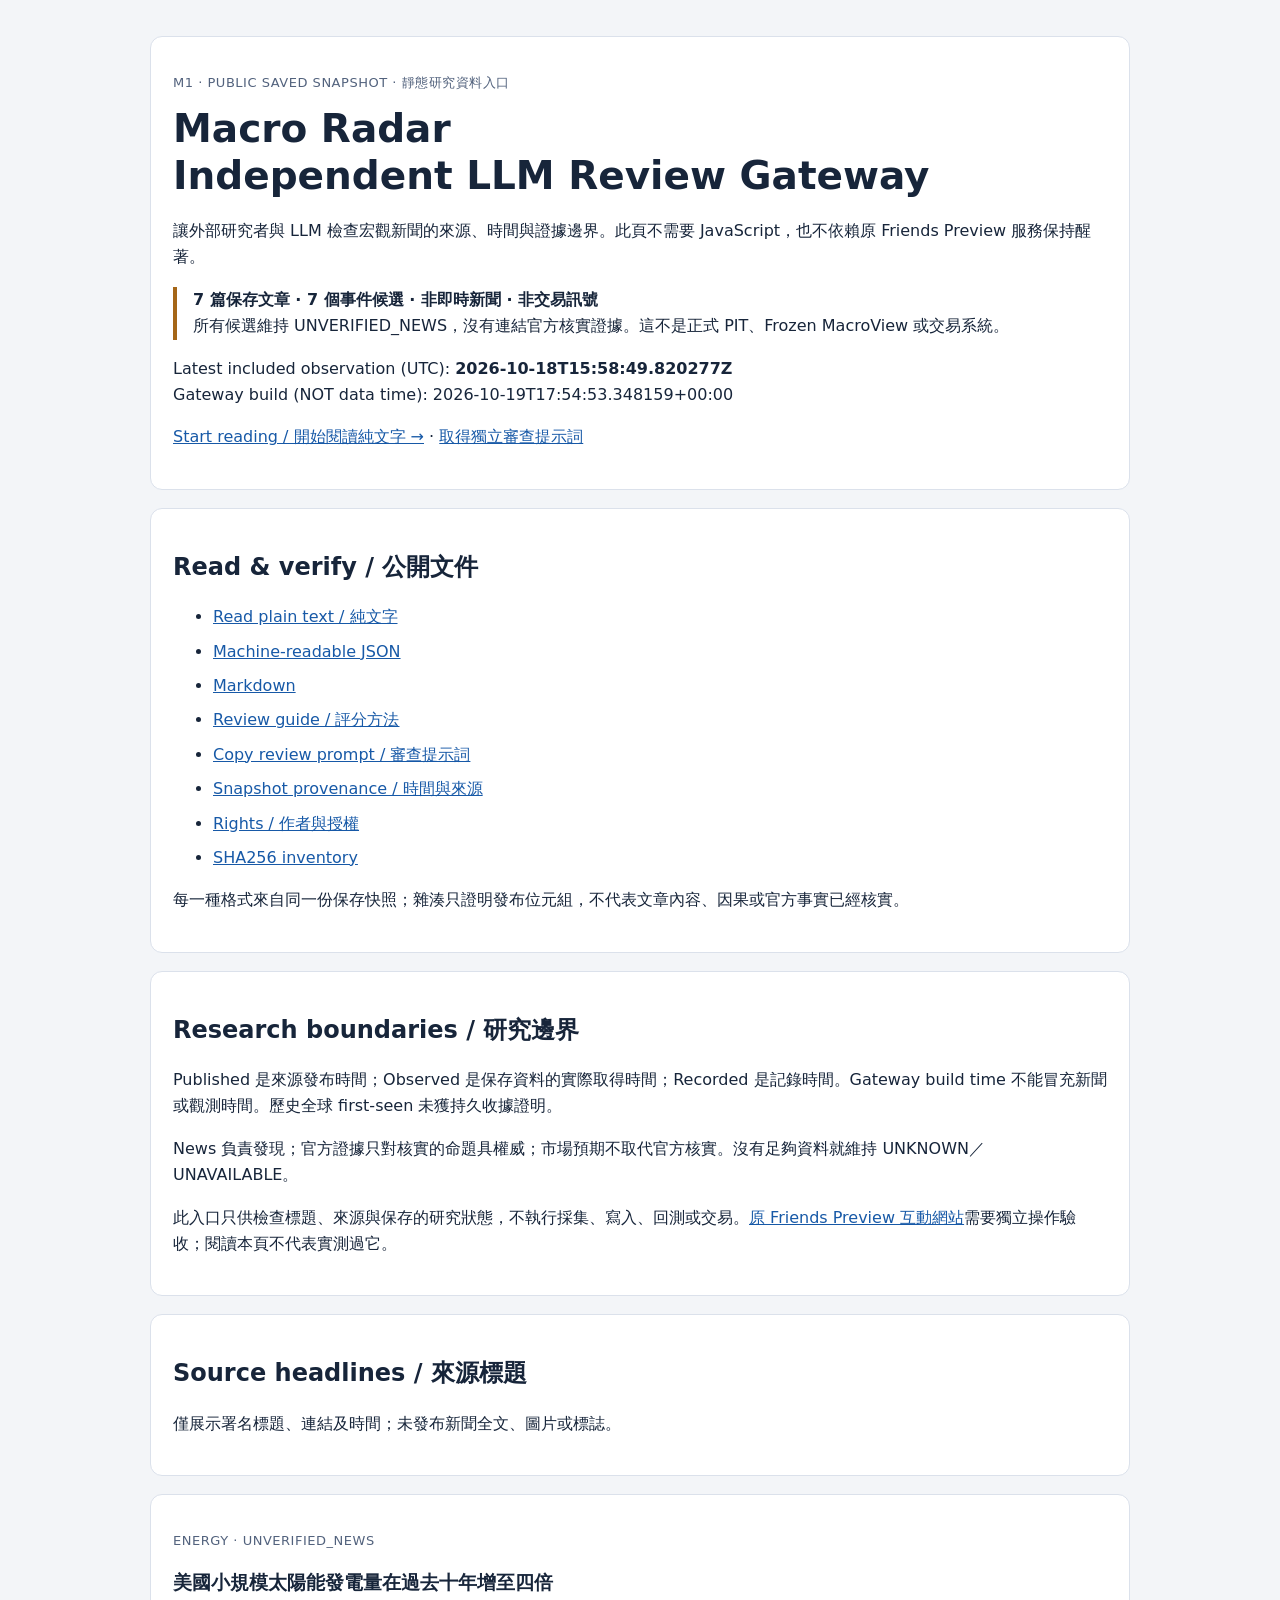
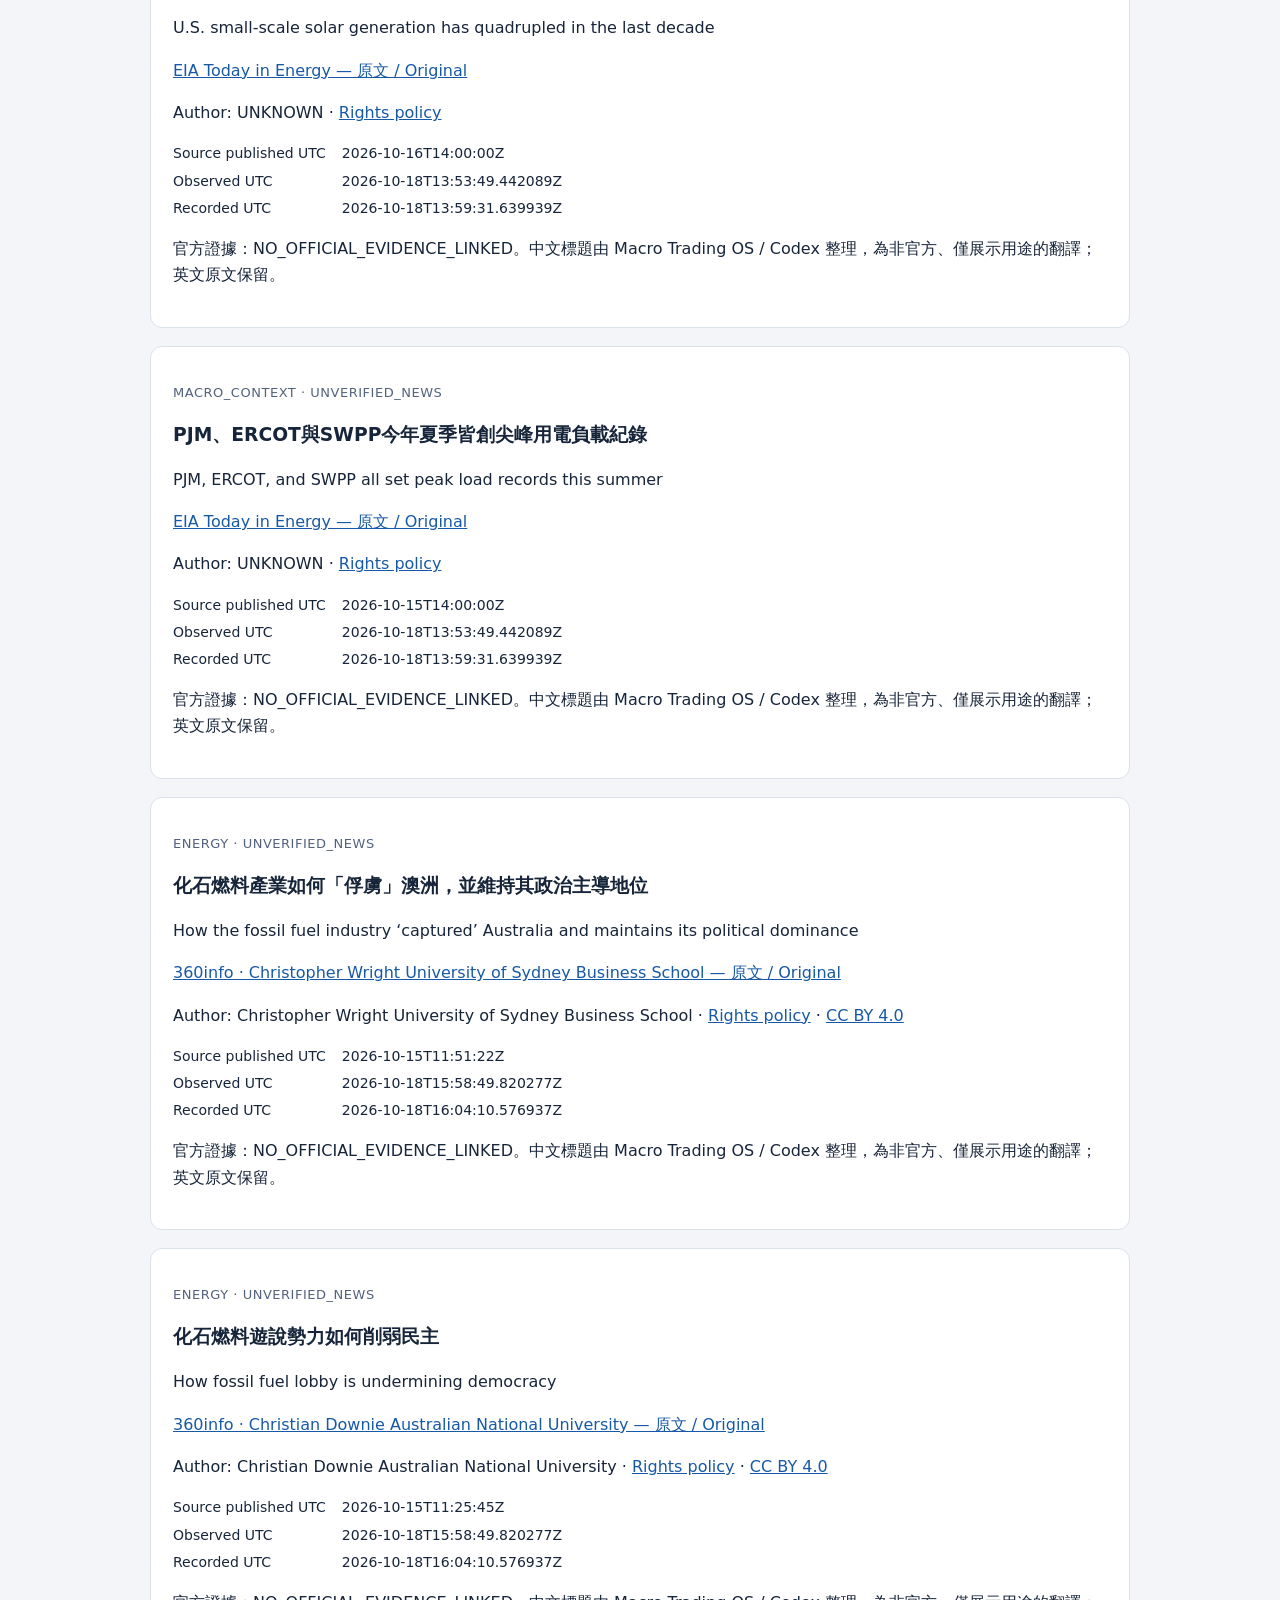
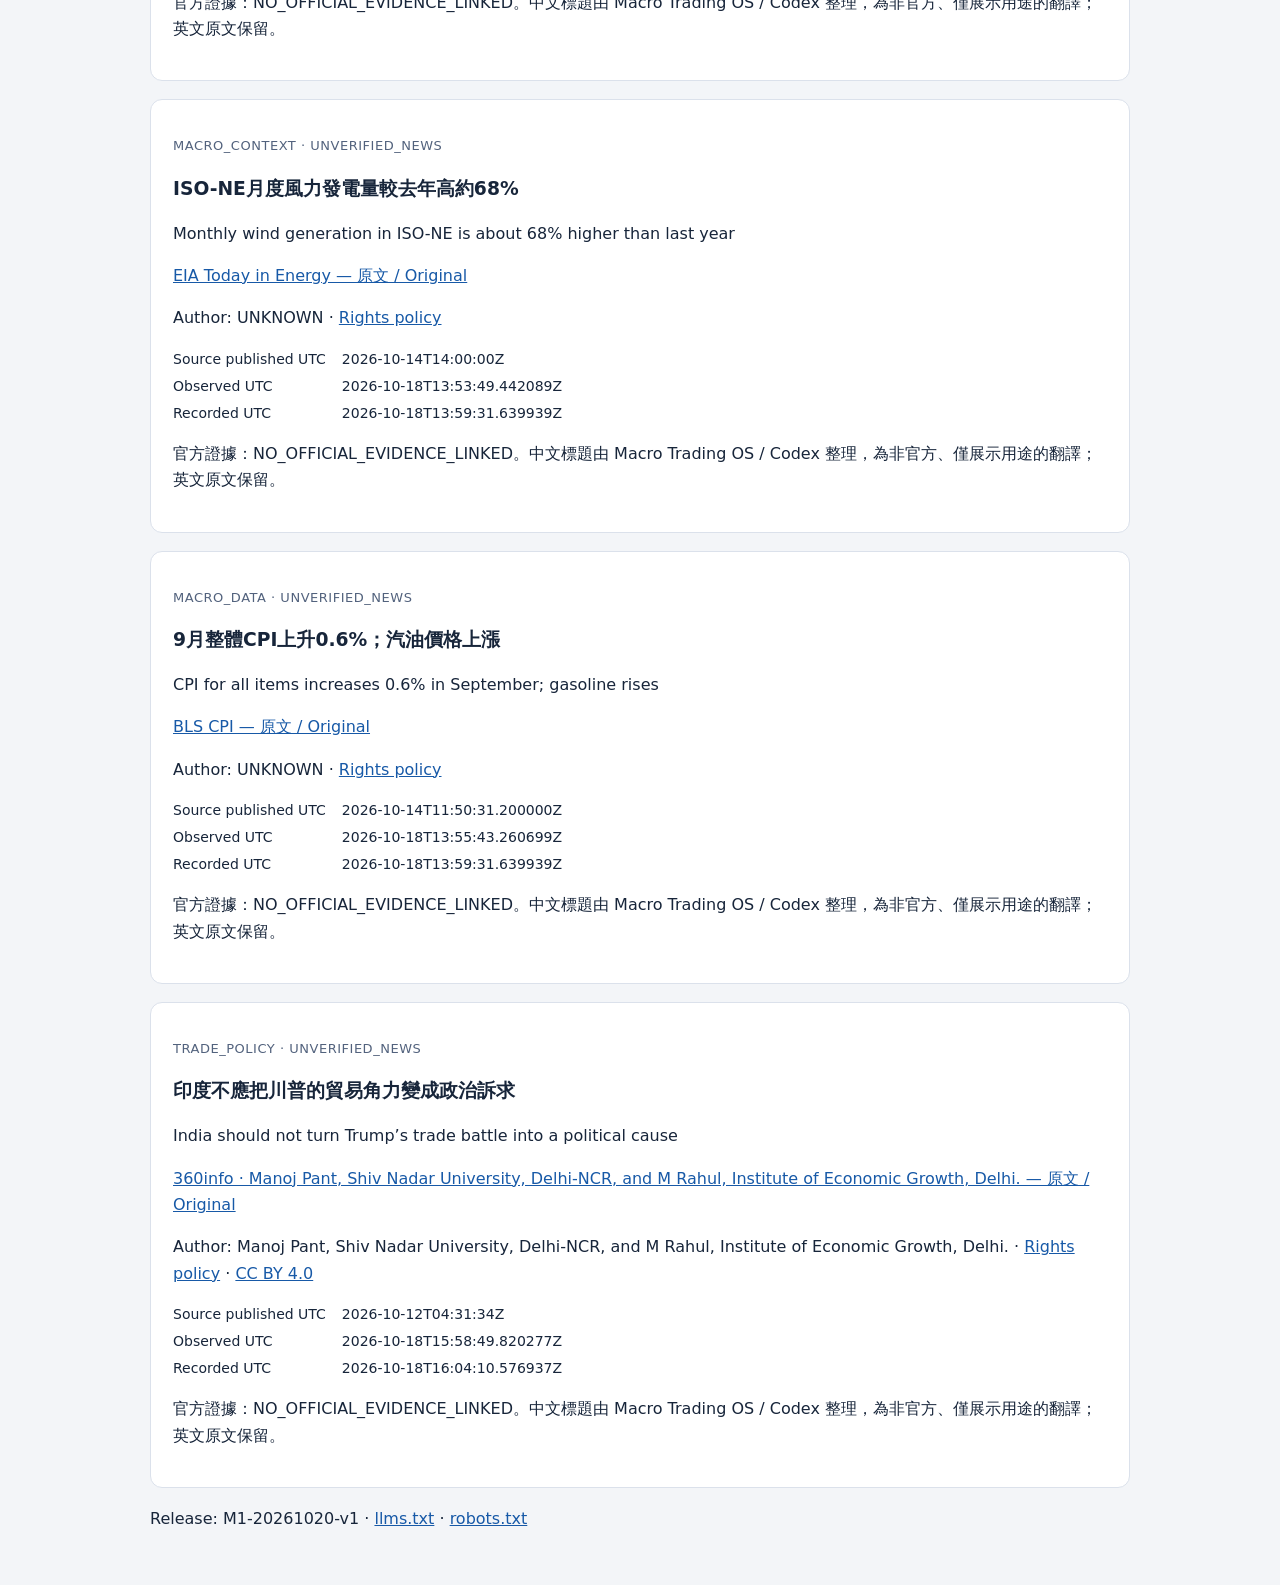
<file: public/index.html>
<!doctype html>
<html lang="zh-Hant"><head><meta charset="utf-8"><meta name="viewport" content="width=device-width,initial-scale=1"><title>Macro Radar — LLM Review Gateway</title><meta name="description" content="Public saved macro research metadata with source attribution, timestamps and explicit evidence limits."><link rel="canonical" href="https://macro-radar-llm-gateway-20261020.onrender.com/"><style>body{margin:0;background:#f3f5f8;color:#17253a;font:16px/1.65 system-ui,sans-serif}main{max-width:980px;margin:auto;padding:36px 20px}header,section,article{background:white;border:1px solid #dbe1eb;border-radius:12px;padding:22px;margin-bottom:18px}h1{font-size:clamp(26px,5vw,39px);line-height:1.2;margin:8px 0 18px}h2,h3{line-height:1.4}.tag{font-size:13px;letter-spacing:.04em;color:#52627d}a{color:#1759a7;overflow-wrap:anywhere}a:focus-visible{outline:3px solid #a34904;outline-offset:3px}li{margin:8px 0}.notice{border-left:4px solid #a56617;padding-left:16px}dl{display:grid;grid-template-columns:max-content 1fr;gap:4px 16px;font-size:14px}dd{margin:0;overflow-wrap:anywhere}code{overflow-wrap:anywhere}@media(max-width:550px){main{padding:16px 12px}header,section,article{padding:16px}dl{display:block}dd{margin-bottom:8px}}</style></head><body><main>
<header><p class="tag">M1 · PUBLIC SAVED SNAPSHOT · 靜態研究資料入口</p><h1>Macro Radar<br>Independent LLM Review Gateway</h1><p>讓外部研究者與 LLM 檢查宏觀新聞的來源、時間與證據邊界。此頁不需要 JavaScript，也不依賴原 Friends Preview 服務保持醒著。</p><p class="notice"><strong>7 篇保存文章 · 7 個事件候選 · 非即時新聞 · 非交易訊號</strong><br>所有候選維持 UNVERIFIED_NEWS，沒有連結官方核實證據。這不是正式 PIT、Frozen MacroView 或交易系統。</p><p>Latest included observation (UTC): <strong>2026-10-18T15:58:49.820277Z</strong><br>Gateway build (NOT data time): 2026-10-19T17:54:53.348159+00:00</p><p><a href="/events.txt">Start reading / 開始閱讀純文字 →</a> · <a href="/review-prompt.txt">取得獨立審查提示詞</a></p></header>
<section><h2>Read &amp; verify / 公開文件</h2><ul><li><a href="/events.txt">Read plain text / 純文字</a></li><li><a href="/events.json">Machine-readable JSON</a></li><li><a href="/events.md">Markdown</a></li><li><a href="/review-guide.md">Review guide / 評分方法</a></li><li><a href="/review-prompt.txt">Copy review prompt / 審查提示詞</a></li><li><a href="/snapshot-metadata.json">Snapshot provenance / 時間與來源</a></li><li><a href="/source-rights.json">Rights / 作者與授權</a></li><li><a href="/manifest.json">SHA256 inventory</a></li></ul><p>每一種格式來自同一份保存快照；雜湊只證明發布位元組，不代表文章內容、因果或官方事實已經核實。</p></section>
<section><h2>Research boundaries / 研究邊界</h2><p>Published 是來源發布時間；Observed 是保存資料的實際取得時間；Recorded 是記錄時間。Gateway build time 不能冒充新聞或觀測時間。歷史全球 first-seen 未獲持久收據證明。</p><p>News 負責發現；官方證據只對核實的命題具權威；市場預期不取代官方核實。沒有足夠資料就維持 UNKNOWN／UNAVAILABLE。</p><p>此入口只供檢查標題、來源與保存的研究狀態，不執行採集、寫入、回測或交易。<a href="https://macro-radar-friends-preview.onrender.com">原 Friends Preview 互動網站</a>需要獨立操作驗收；閱讀本頁不代表實測過它。</p></section>
<section><h2>Source headlines / 來源標題</h2><p>僅展示署名標題、連結及時間；未發布新聞全文、圖片或標誌。</p></section><article><p class="tag">ENERGY · UNVERIFIED_NEWS</p><h3>美國小規模太陽能發電量在過去十年增至四倍</h3><p lang="en">U.S. small-scale solar generation has quadrupled in the last decade</p><p><a href="https://www.eia.gov/todayinenergy/detail.php?id=68324">EIA Today in Energy — 原文 / Original</a></p><p>Author: UNKNOWN · <a href="https://www.eia.gov/about/copyrights_reuse.php">Rights policy</a></p><dl><dt>Source published UTC</dt><dd>2026-10-16T14:00:00Z</dd><dt>Observed UTC</dt><dd>2026-10-18T13:53:49.442089Z</dd><dt>Recorded UTC</dt><dd>2026-10-18T13:59:31.639939Z</dd></dl><p>官方證據：NO_OFFICIAL_EVIDENCE_LINKED。中文標題由 Macro Trading OS / Codex 整理，為非官方、僅展示用途的翻譯；英文原文保留。</p></article><article><p class="tag">MACRO_CONTEXT · UNVERIFIED_NEWS</p><h3>PJM、ERCOT與SWPP今年夏季皆創尖峰用電負載紀錄</h3><p lang="en">PJM, ERCOT, and SWPP all set peak load records this summer</p><p><a href="https://www.eia.gov/todayinenergy/detail.php?id=68305">EIA Today in Energy — 原文 / Original</a></p><p>Author: UNKNOWN · <a href="https://www.eia.gov/about/copyrights_reuse.php">Rights policy</a></p><dl><dt>Source published UTC</dt><dd>2026-10-15T14:00:00Z</dd><dt>Observed UTC</dt><dd>2026-10-18T13:53:49.442089Z</dd><dt>Recorded UTC</dt><dd>2026-10-18T13:59:31.639939Z</dd></dl><p>官方證據：NO_OFFICIAL_EVIDENCE_LINKED。中文標題由 Macro Trading OS / Codex 整理，為非官方、僅展示用途的翻譯；英文原文保留。</p></article><article><p class="tag">ENERGY · UNVERIFIED_NEWS</p><h3>化石燃料產業如何「俘虜」澳洲，並維持其政治主導地位</h3><p lang="en">How the fossil fuel industry ‘captured’ Australia and maintains its political dominance</p><p><a href="https://360info.org/how-the-fossil-fuel-industry-captured-australia-and-maintains-its-political-dominance/">360info · Christopher Wright University of Sydney Business School — 原文 / Original</a></p><p>Author: Christopher Wright University of Sydney Business School · <a href="https://360info.org/how-to-use-our-content/">Rights policy</a> · <a href="https://creativecommons.org/licenses/by/4.0/">CC BY 4.0</a></p><dl><dt>Source published UTC</dt><dd>2026-10-15T11:51:22Z</dd><dt>Observed UTC</dt><dd>2026-10-18T15:58:49.820277Z</dd><dt>Recorded UTC</dt><dd>2026-10-18T16:04:10.576937Z</dd></dl><p>官方證據：NO_OFFICIAL_EVIDENCE_LINKED。中文標題由 Macro Trading OS / Codex 整理，為非官方、僅展示用途的翻譯；英文原文保留。</p></article><article><p class="tag">ENERGY · UNVERIFIED_NEWS</p><h3>化石燃料遊說勢力如何削弱民主</h3><p lang="en">How fossil fuel lobby is undermining democracy</p><p><a href="https://360info.org/how-fossil-fuel-lobby-is-undermining-democracy/">360info · Christian Downie Australian National University — 原文 / Original</a></p><p>Author: Christian Downie Australian National University · <a href="https://360info.org/how-to-use-our-content/">Rights policy</a> · <a href="https://creativecommons.org/licenses/by/4.0/">CC BY 4.0</a></p><dl><dt>Source published UTC</dt><dd>2026-10-15T11:25:45Z</dd><dt>Observed UTC</dt><dd>2026-10-18T15:58:49.820277Z</dd><dt>Recorded UTC</dt><dd>2026-10-18T16:04:10.576937Z</dd></dl><p>官方證據：NO_OFFICIAL_EVIDENCE_LINKED。中文標題由 Macro Trading OS / Codex 整理，為非官方、僅展示用途的翻譯；英文原文保留。</p></article><article><p class="tag">MACRO_CONTEXT · UNVERIFIED_NEWS</p><h3>ISO-NE月度風力發電量較去年高約68%</h3><p lang="en">Monthly wind generation in ISO-NE is about 68% higher than last year</p><p><a href="https://www.eia.gov/todayinenergy/detail.php?id=68304">EIA Today in Energy — 原文 / Original</a></p><p>Author: UNKNOWN · <a href="https://www.eia.gov/about/copyrights_reuse.php">Rights policy</a></p><dl><dt>Source published UTC</dt><dd>2026-10-14T14:00:00Z</dd><dt>Observed UTC</dt><dd>2026-10-18T13:53:49.442089Z</dd><dt>Recorded UTC</dt><dd>2026-10-18T13:59:31.639939Z</dd></dl><p>官方證據：NO_OFFICIAL_EVIDENCE_LINKED。中文標題由 Macro Trading OS / Codex 整理，為非官方、僅展示用途的翻譯；英文原文保留。</p></article><article><p class="tag">MACRO_DATA · UNVERIFIED_NEWS</p><h3>9月整體CPI上升0.6%；汽油價格上漲</h3><p lang="en">CPI for all items increases 0.6% in September; gasoline rises</p><p><a href="https://www.bls.gov/news.release/archives/cpi_10142026.htm">BLS CPI — 原文 / Original</a></p><p>Author: UNKNOWN · <a href="https://www.bls.gov/bls/linksite.htm">Rights policy</a></p><dl><dt>Source published UTC</dt><dd>2026-10-14T11:50:31.200000Z</dd><dt>Observed UTC</dt><dd>2026-10-18T13:55:43.260699Z</dd><dt>Recorded UTC</dt><dd>2026-10-18T13:59:31.639939Z</dd></dl><p>官方證據：NO_OFFICIAL_EVIDENCE_LINKED。中文標題由 Macro Trading OS / Codex 整理，為非官方、僅展示用途的翻譯；英文原文保留。</p></article><article><p class="tag">TRADE_POLICY · UNVERIFIED_NEWS</p><h3>印度不應把川普的貿易角力變成政治訴求</h3><p lang="en">India should not turn Trump’s trade battle into a political cause</p><p><a href="https://360info.org/india-should-not-turn-trumps-trade-battle-into-a-political-cause/">360info · Manoj Pant, Shiv Nadar University, Delhi-NCR, and M Rahul, Institute of Economic Growth, Delhi. — 原文 / Original</a></p><p>Author: Manoj Pant, Shiv Nadar University, Delhi-NCR, and M Rahul, Institute of Economic Growth, Delhi. · <a href="https://360info.org/how-to-use-our-content/">Rights policy</a> · <a href="https://creativecommons.org/licenses/by/4.0/">CC BY 4.0</a></p><dl><dt>Source published UTC</dt><dd>2026-10-12T04:31:34Z</dd><dt>Observed UTC</dt><dd>2026-10-18T15:58:49.820277Z</dd><dt>Recorded UTC</dt><dd>2026-10-18T16:04:10.576937Z</dd></dl><p>官方證據：NO_OFFICIAL_EVIDENCE_LINKED。中文標題由 Macro Trading OS / Codex 整理，為非官方、僅展示用途的翻譯；英文原文保留。</p></article>
<footer><p>Release: M1-20261020-v1 · <a href="/llms.txt">llms.txt</a> · <a href="/robots.txt">robots.txt</a></p></footer></main></body></html>
</file>
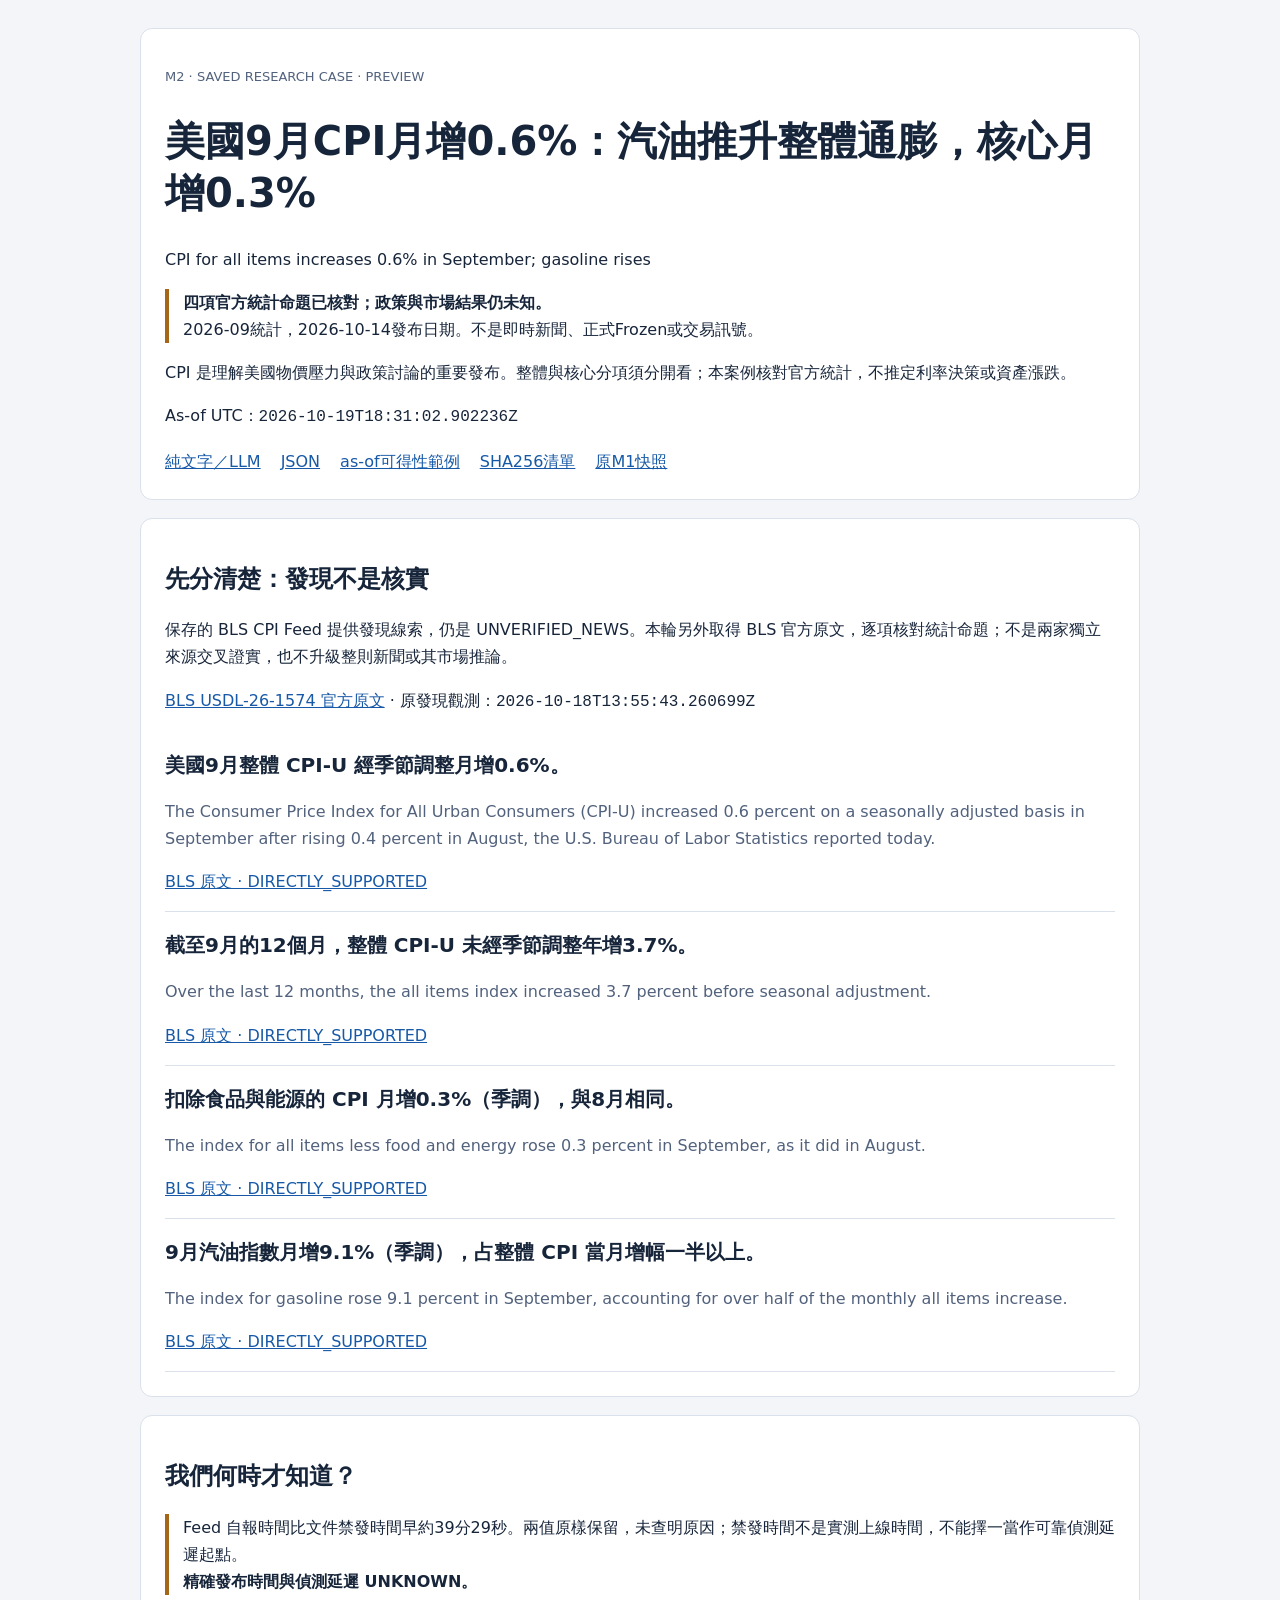
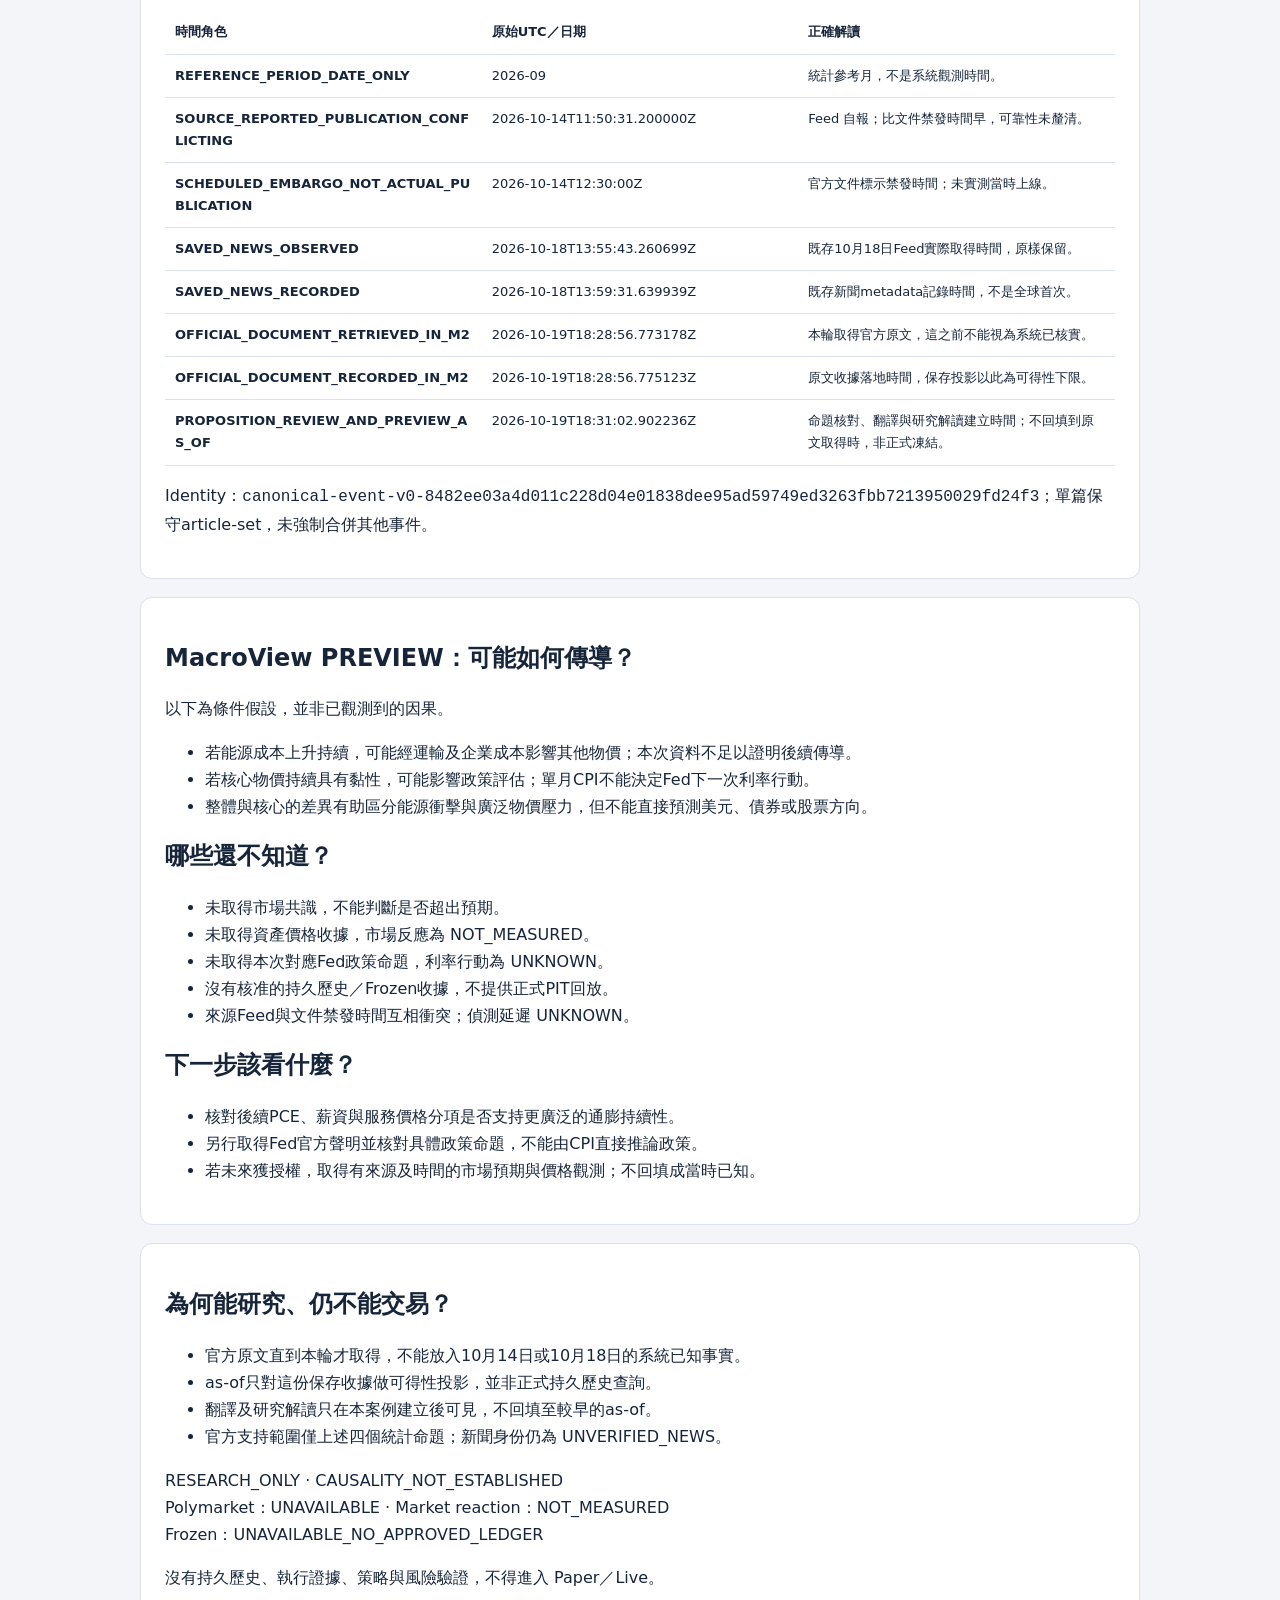
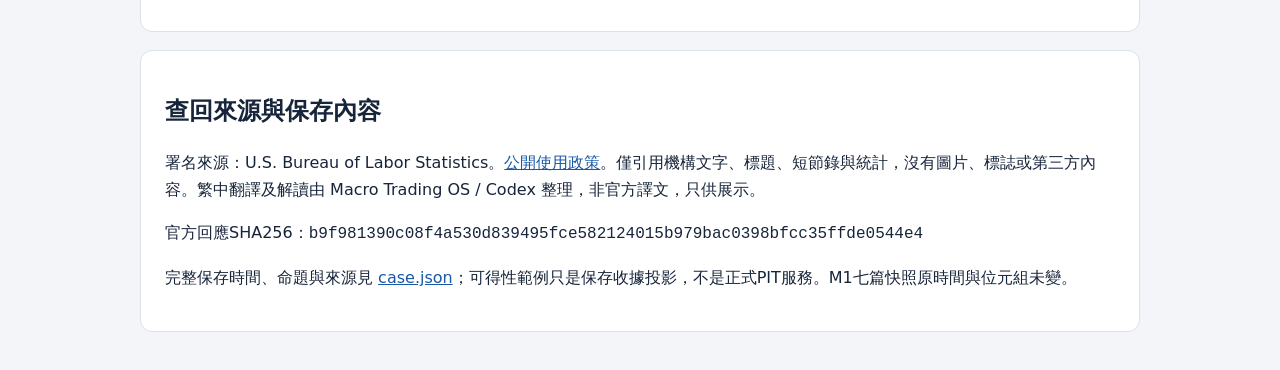
<file: public/research/m2-cpi-20261014/index.html>
<!doctype html><html lang="zh-Hant"><head><meta charset="utf-8"><meta name="viewport" content="width=device-width,initial-scale=1"><title>美國9月CPI月增0.6%：汽油推升整體通膨，核心月增0.3% | Macro Radar M2</title><meta name="description" content="BLS CPI 官方命題核對、真實觀測時間與條件式研究預覽；不是交易訊號。"><style>body{margin:0;background:#f3f5f8;color:#17253a;font:16px/1.7 system-ui,sans-serif}main{max-width:1000px;margin:auto;padding:28px 20px}header,section{background:#fff;border:1px solid #dae1ea;border-radius:12px;padding:24px;margin:0 0 18px}h1{font-size:clamp(26px,4vw,40px);line-height:1.3}h2{line-height:1.4}a{color:#1759a7;overflow-wrap:anywhere}a:focus-visible{outline:3px solid #a34904}.tag{font-size:13px;color:#52627d}.notice{border-left:4px solid #a56617;padding-left:14px}article{padding:16px 0;border-bottom:1px solid #dae1ea}article strong{font-size:20px}article p{color:#52627d}code{overflow-wrap:anywhere}.table{overflow-x:auto}table{width:100%;border-collapse:collapse;font-size:13px}td,th{padding:10px;text-align:left;vertical-align:top;border-bottom:1px solid #dae1ea;overflow-wrap:anywhere}th{width:25%}.formats{display:flex;flex-wrap:wrap;gap:10px 20px}@media(max-width:550px){main{padding:14px 10px}header,section{padding:17px}table,tbody,tr,th,td{display:block}th{width:auto}td{border:0}tr{border-bottom:1px solid #ddd}}</style></head><body><main>
<header><p class="tag">M2 · SAVED RESEARCH CASE · PREVIEW</p><h1>美國9月CPI月增0.6%：汽油推升整體通膨，核心月增0.3%</h1><p lang="en">CPI for all items increases 0.6% in September; gasoline rises</p><p class="notice"><strong>四項官方統計命題已核對；政策與市場結果仍未知。</strong><br>2026-09統計，2026-10-14發布日期。不是即時新聞、正式Frozen或交易訊號。</p><p>CPI 是理解美國物價壓力與政策討論的重要發布。整體與核心分項須分開看；本案例核對官方統計，不推定利率決策或資產漲跌。</p><p>As-of UTC：<code>2026-10-19T18:31:02.902236Z</code></p><nav aria-label="案例格式" class="formats"><a href="case.txt">純文字／LLM</a><a href="case.json">JSON</a><a href="asof-examples.json">as-of可得性範例</a><a href="manifest.json">SHA256清單</a><a href="/">原M1快照</a></nav></header>
<section><h2>先分清楚：發現不是核實</h2><p>保存的 BLS CPI Feed 提供發現線索，仍是 UNVERIFIED_NEWS。本輪另外取得 BLS 官方原文，逐項核對統計命題；不是兩家獨立來源交叉證實，也不升級整則新聞或其市場推論。</p><p><a href="https://www.bls.gov/news.release/archives/cpi_10142026.htm">BLS USDL-26-1574 官方原文</a> · 原發現觀測：<code>2026-10-18T13:55:43.260699Z</code></p><article><strong>美國9月整體 CPI-U 經季節調整月增0.6%。</strong><p lang="en">The Consumer Price Index for All Urban Consumers (CPI-U) increased 0.6 percent on a seasonally adjusted basis in September after rising 0.4 percent in August, the U.S. Bureau of Labor Statistics reported today.</p><a href="https://www.bls.gov/news.release/archives/cpi_10142026.htm">BLS 原文 · DIRECTLY_SUPPORTED</a></article><article><strong>截至9月的12個月，整體 CPI-U 未經季節調整年增3.7%。</strong><p lang="en">Over the last 12 months, the all items index increased 3.7 percent before seasonal adjustment.</p><a href="https://www.bls.gov/news.release/archives/cpi_10142026.htm">BLS 原文 · DIRECTLY_SUPPORTED</a></article><article><strong>扣除食品與能源的 CPI 月增0.3%（季調），與8月相同。</strong><p lang="en">The index for all items less food and energy rose 0.3 percent in September, as it did in August.</p><a href="https://www.bls.gov/news.release/archives/cpi_10142026.htm">BLS 原文 · DIRECTLY_SUPPORTED</a></article><article><strong>9月汽油指數月增9.1%（季調），占整體 CPI 當月增幅一半以上。</strong><p lang="en">The index for gasoline rose 9.1 percent in September, accounting for over half of the monthly all items increase.</p><a href="https://www.bls.gov/news.release/archives/cpi_10142026.htm">BLS 原文 · DIRECTLY_SUPPORTED</a></article></section>
<section><h2>我們何時才知道？</h2><p class="notice">Feed 自報時間比文件禁發時間早約39分29秒。兩值原樣保留，未查明原因；禁發時間不是實測上線時間，不能擇一當作可靠偵測延遲起點。<br><strong>精確發布時間與偵測延遲 UNKNOWN。</strong></p><div class="table"><table><thead><tr><th>時間角色</th><th>原始UTC／日期</th><th>正確解讀</th></tr></thead><tbody><tr><th scope="row">REFERENCE_PERIOD_DATE_ONLY</th><td>2026-09</td><td>統計參考月，不是系統觀測時間。</td></tr><tr><th scope="row">SOURCE_REPORTED_PUBLICATION_CONFLICTING</th><td>2026-10-14T11:50:31.200000Z</td><td>Feed 自報；比文件禁發時間早，可靠性未釐清。</td></tr><tr><th scope="row">SCHEDULED_EMBARGO_NOT_ACTUAL_PUBLICATION</th><td>2026-10-14T12:30:00Z</td><td>官方文件標示禁發時間；未實測當時上線。</td></tr><tr><th scope="row">SAVED_NEWS_OBSERVED</th><td>2026-10-18T13:55:43.260699Z</td><td>既存10月18日Feed實際取得時間，原樣保留。</td></tr><tr><th scope="row">SAVED_NEWS_RECORDED</th><td>2026-10-18T13:59:31.639939Z</td><td>既存新聞metadata記錄時間，不是全球首次。</td></tr><tr><th scope="row">OFFICIAL_DOCUMENT_RETRIEVED_IN_M2</th><td>2026-10-19T18:28:56.773178Z</td><td>本輪取得官方原文，這之前不能視為系統已核實。</td></tr><tr><th scope="row">OFFICIAL_DOCUMENT_RECORDED_IN_M2</th><td>2026-10-19T18:28:56.775123Z</td><td>原文收據落地時間，保存投影以此為可得性下限。</td></tr><tr><th scope="row">PROPOSITION_REVIEW_AND_PREVIEW_AS_OF</th><td>2026-10-19T18:31:02.902236Z</td><td>命題核對、翻譯與研究解讀建立時間；不回填到原文取得時，非正式凍結。</td></tr></tbody></table></div><p>Identity：<code>canonical-event-v0-8482ee03a4d011c228d04e01838dee95ad59749ed3263fbb7213950029fd24f3</code>；單篇保守article-set，未強制合併其他事件。</p></section>
<section><h2>MacroView PREVIEW：可能如何傳導？</h2><p>以下為條件假設，並非已觀測到的因果。</p><ul><li>若能源成本上升持續，可能經運輸及企業成本影響其他物價；本次資料不足以證明後續傳導。</li><li>若核心物價持續具有黏性，可能影響政策評估；單月CPI不能決定Fed下一次利率行動。</li><li>整體與核心的差異有助區分能源衝擊與廣泛物價壓力，但不能直接預測美元、債券或股票方向。</li></ul><h2>哪些還不知道？</h2><ul><li>未取得市場共識，不能判斷是否超出預期。</li><li>未取得資產價格收據，市場反應為 NOT_MEASURED。</li><li>未取得本次對應Fed政策命題，利率行動為 UNKNOWN。</li><li>沒有核准的持久歷史／Frozen收據，不提供正式PIT回放。</li><li>來源Feed與文件禁發時間互相衝突；偵測延遲 UNKNOWN。</li></ul><h2>下一步該看什麼？</h2><ul><li>核對後續PCE、薪資與服務價格分項是否支持更廣泛的通膨持續性。</li><li>另行取得Fed官方聲明並核對具體政策命題，不能由CPI直接推論政策。</li><li>若未來獲授權，取得有來源及時間的市場預期與價格觀測；不回填成當時已知。</li></ul></section>
<section><h2>為何能研究、仍不能交易？</h2><ul><li>官方原文直到本輪才取得，不能放入10月14日或10月18日的系統已知事實。</li><li>as-of只對這份保存收據做可得性投影，並非正式持久歷史查詢。</li><li>翻譯及研究解讀只在本案例建立後可見，不回填至較早的as-of。</li><li>官方支持範圍僅上述四個統計命題；新聞身份仍為 UNVERIFIED_NEWS。</li></ul><p>RESEARCH_ONLY · CAUSALITY_NOT_ESTABLISHED<br>Polymarket：UNAVAILABLE · Market reaction：NOT_MEASURED<br>Frozen：UNAVAILABLE_NO_APPROVED_LEDGER</p><p>沒有持久歷史、執行證據、策略與風險驗證，不得進入 Paper／Live。</p></section>
<section><h2>查回來源與保存內容</h2><p>署名來源：U.S. Bureau of Labor Statistics。<a href="https://www.bls.gov/bls/linksite.htm">公開使用政策</a>。僅引用機構文字、標題、短節錄與統計，沒有圖片、標誌或第三方內容。繁中翻譯及解讀由 Macro Trading OS / Codex 整理，非官方譯文，只供展示。</p><p>官方回應SHA256：<code>b9f981390c08f4a530d839495fce582124015b979bac0398bfcc35ffde0544e4</code></p><p>完整保存時間、命題與來源見 <a href="case.json">case.json</a>；可得性範例只是保存收據投影，不是正式PIT服務。M1七篇快照原時間與位元組未變。</p></section></main></body></html>
</file>
